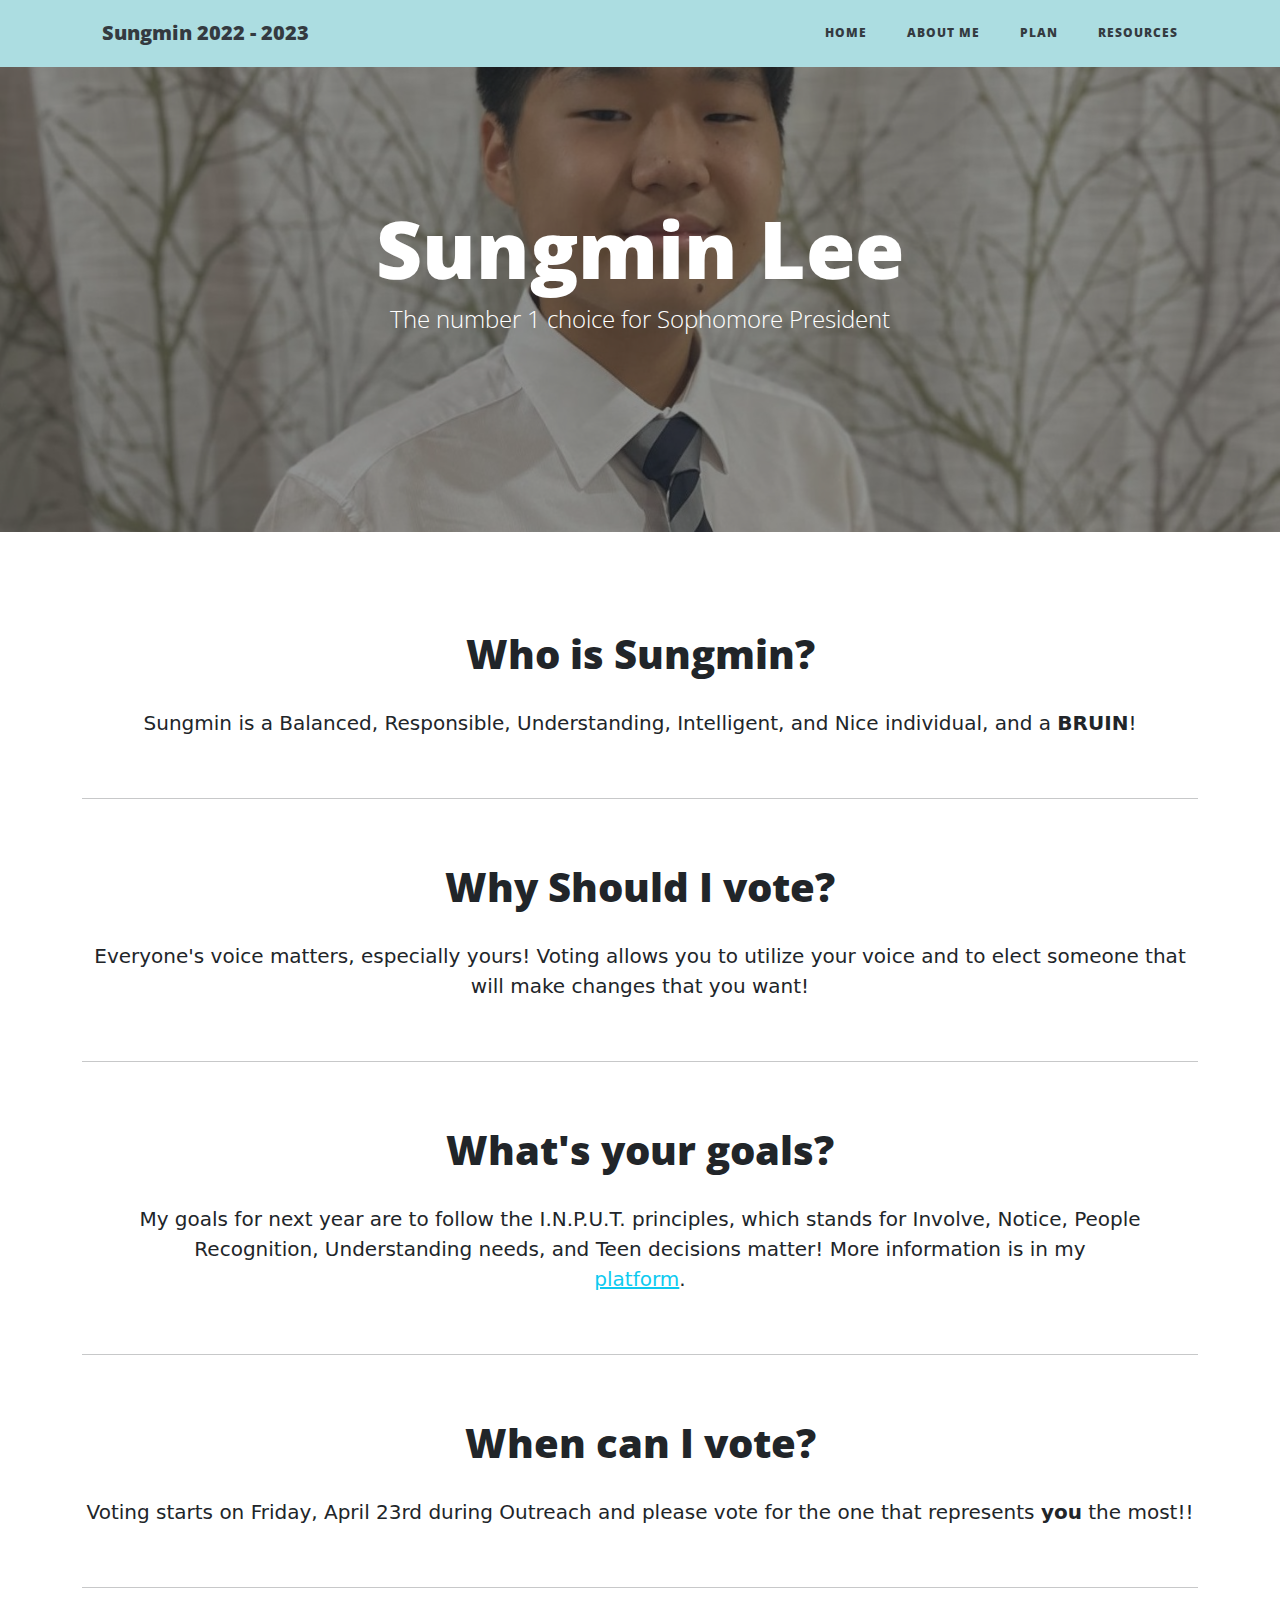
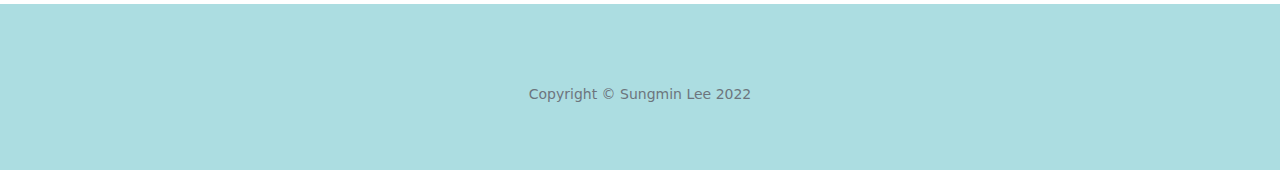
<file: index.html>
<!DOCTYPE html>
<html>

<head>
    <meta charset="utf-8">
    <meta name="viewport" content="width=device-width, initial-scale=1.0, shrink-to-fit=no">
    <title>Home</title>
    <link rel="stylesheet" href="assets/bootstrap/css/bootstrap.min.css">
    <link rel="stylesheet" href="https://fonts.googleapis.com/css?family=Open+Sans:300italic,400italic,600italic,700italic,800italic,400,300,600,700,800&amp;display=swap">
    <link rel="stylesheet" href="https://fonts.googleapis.com/css?family=Lora:400,700,400italic,700italic&amp;display=swap">
    <link rel="stylesheet" href="assets/fonts/font-awesome.min.css">
    <link rel="stylesheet" href="https://cdnjs.cloudflare.com/ajax/libs/animate.css/3.5.2/animate.min.css">
    <link rel="stylesheet" href="assets/css/untitled-1.css">
    <link rel="stylesheet" href="assets/css/untitled.css">
<script type="text/javascript"> //<![CDATA[
  var tlJsHost = ((window.location.protocol == "https:") ? "https://secure.trust-provider.com/" : "http://www.trustlogo.com/");
  document.write(unescape("%3Cscript src='" + tlJsHost + "trustlogo/javascript/trustlogo.js' type='text/javascript'%3E%3C/script%3E"));
//]]></script>
<script language="JavaScript" type="text/javascript">
  TrustLogo("https://www.positivessl.com/images/seals/positivessl_trust_seal_md_167x42.png", "POSDV", "none");
</script>
</head>

<body>
    <nav class="navbar navbar-light navbar-expand-lg fixed-top" id="mainNav">
        <div class="container"><a class="navbar-brand" href="index.html"><strong>Sungmin 2022 - 2023</strong><br></a><button data-bs-toggle="collapse" data-bs-target="#navbarResponsive" class="navbar-toggler" aria-controls="navbarResponsive" aria-expanded="false" aria-label="Toggle navigation"><i class="fa fa-bars"></i></button>
            <div class="collapse navbar-collapse" id="navbarResponsive">
                <ul class="navbar-nav ms-auto">
                    <li class="nav-item"><a class="nav-link" href="index.html">Home</a></li>
                    <li class="nav-item"><a class="nav-link" href="about.html">About Me</a></li>
                    <li class="nav-item"></li>
                    <li class="nav-item"><a class="nav-link" href="plans.html">Plan</a></li>
                    <li class="nav-item"><a class="nav-link" href="resources.html">Resources</a></li>
                    <li class="nav-item"></li>
                </ul>
            </div>
        </div>
    </nav>
    <header class="masthead" style="background-image: url('assets/img/Photo%20SungminLee.jpg');min-height: 25vw;">
        <div class="overlay"></div>
        <div class="container">
            <div class="row">
                <div class="col-md-10 col-lg-8 mx-auto position-relative">
                    <div class="site-heading">
                        <h1 class="pulse animated"><strong>Sungmin Lee</strong><br></h1><span class="pulse animated subheading">The number 1 choice for Sophomore President</span>
                    </div>
                </div>
            </div>
        </div>
    </header>
    <div class="container">
        <div class="row">
            <div class="col-md-12">
                <h1 class="text-center"><br>Who is Sungmin?<br></h1>
                <p class="text-center">Sungmin is a Balanced, Responsible, Understanding, Intelligent, and Nice individual, and a&nbsp;<strong>BRUIN</strong>!<br><br></p>
                <hr>
            </div>
        </div>
        <div class="row">
            <div class="col-md-12">
                <h1 class="text-center"><br>Why Should I vote?</h1>
                <p class="text-center">Everyone's voice matters, especially yours! Voting allows you to utilize your voice and to elect someone that will make changes that you want!<br><br></p>
                <hr>
            </div>
        </div>
    </div>
    <div class="container">
        <div class="row">
            <div class="col-md-12">
                <h1 class="text-center"><br><strong>What's your goals?</strong><br></h1>
                <p class="text-center">My goals for next year are to follow the I.N.P.U.T. principles, which stands for Involve, Notice, People Recognition, Understanding needs, and Teen decisions matter! More information is in my<br><a class="link-info" href="resources.html">platform</a>.<br><br></p>
                <hr>
            </div>
        </div>
        <div class="row">
            <div class="col-md-12">
                <h1 class="text-center"><br><strong>When can I vote?</strong><br></h1>
                <p class="text-center">Voting starts on Friday, April 23rd during Outreach and please vote for the one that represents <strong>you</strong>&nbsp;the most!!<br><br></p>
                <hr>
            </div>
        </div>
    </div>
    <footer>
        <div class="container">
            <div class="row">
                <div class="col-md-10 col-lg-8 mx-auto">
                    <p class="text-muted copyright">Copyright&nbsp;©&nbsp;Sungmin Lee 2022</p>
                </div>
            </div>
        </div>
    </footer>
    <script src="assets/bootstrap/js/bootstrap.min.js"></script>
    <script src="assets/js/bs-init.js"></script>
    <script src="assets/js/clean-blog.js"></script>
</body>

</html>
</file>
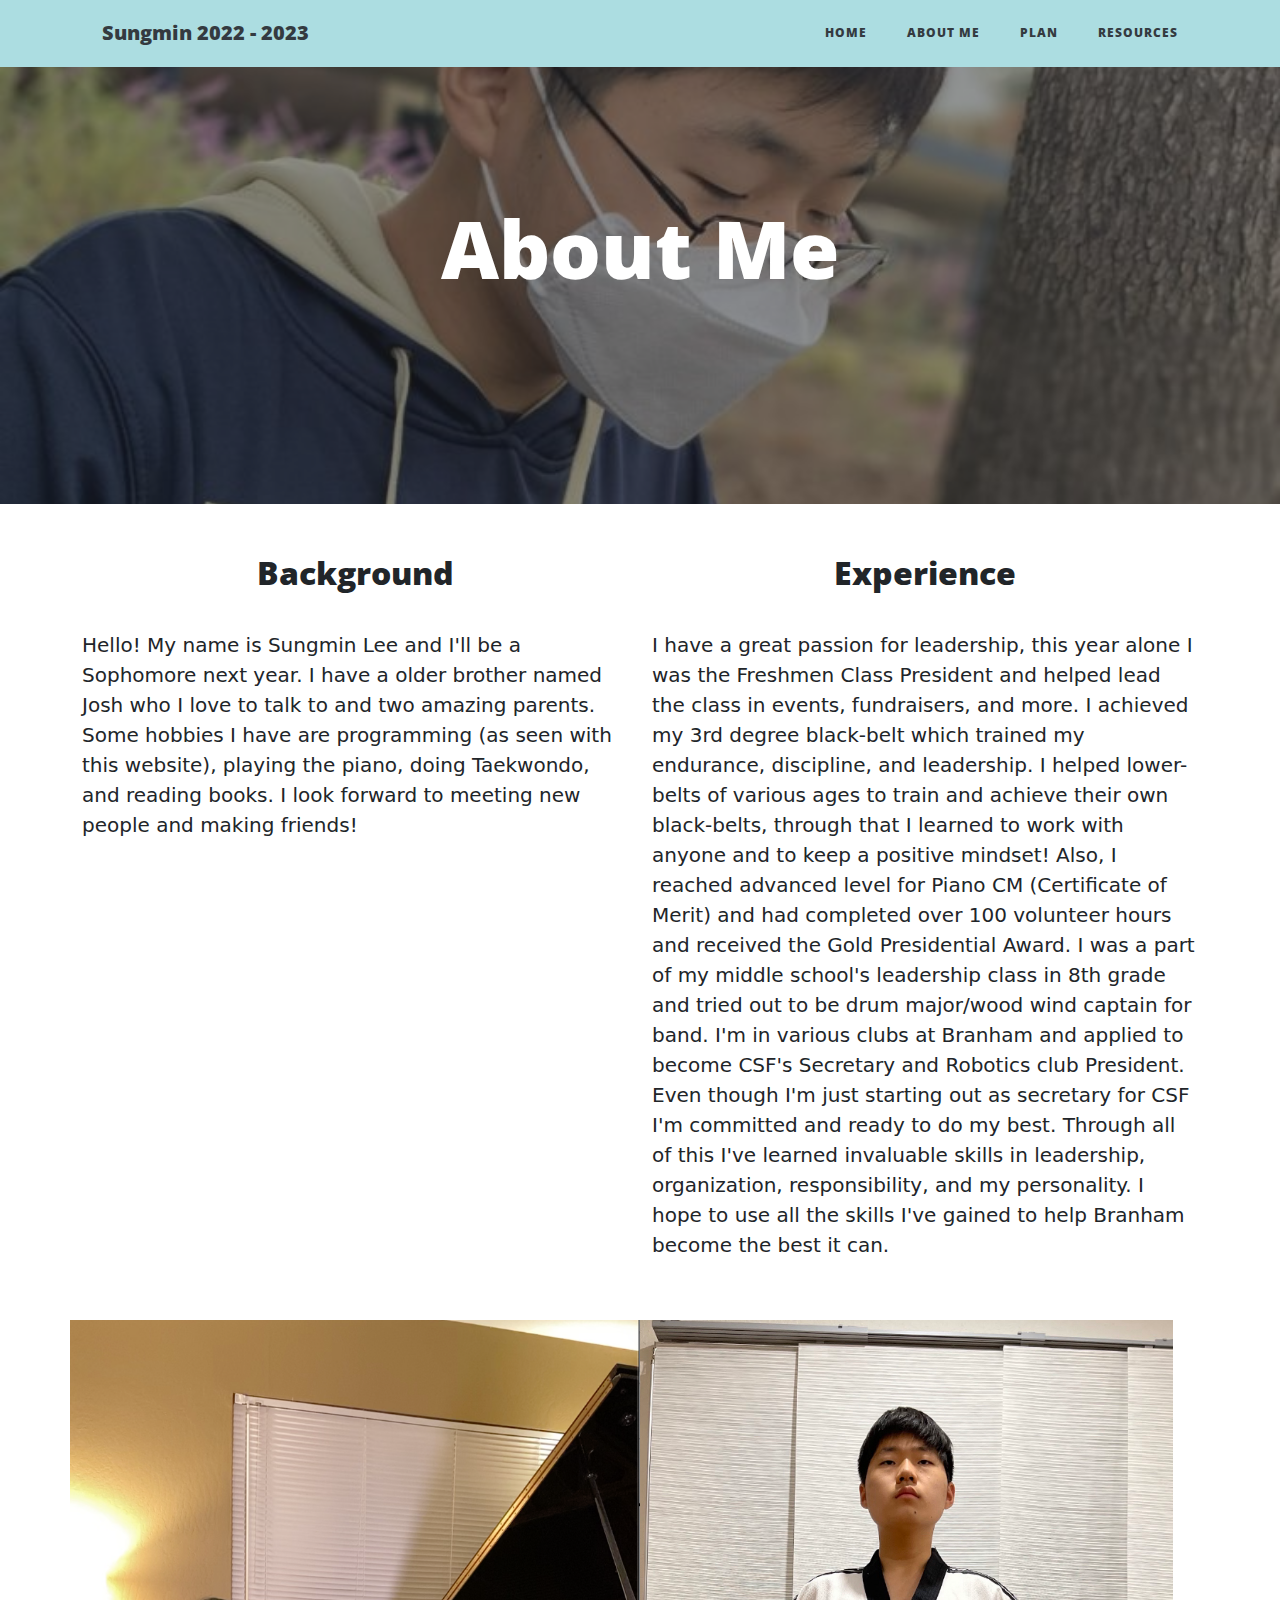
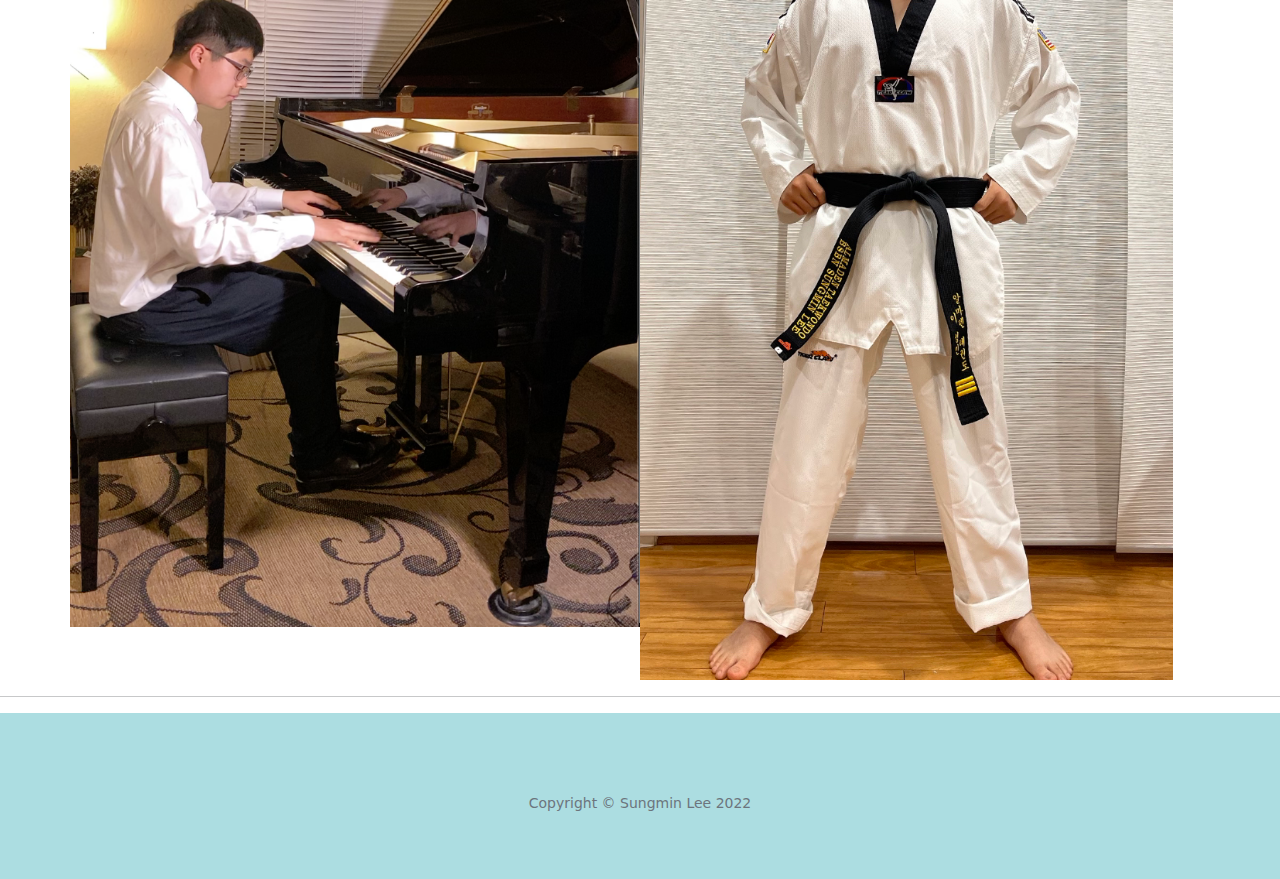
<file: about.html>
<!DOCTYPE html>
<html>

<head>
    <meta charset="utf-8">
    <meta name="viewport" content="width=device-width, initial-scale=1.0, shrink-to-fit=no">
    <title>About</title>
    <link rel="stylesheet" href="assets/bootstrap/css/bootstrap.min.css">
    <link rel="stylesheet" href="https://fonts.googleapis.com/css?family=Open+Sans:300italic,400italic,600italic,700italic,800italic,400,300,600,700,800&amp;display=swap">
    <link rel="stylesheet" href="https://fonts.googleapis.com/css?family=Lora:400,700,400italic,700italic&amp;display=swap">
    <link rel="stylesheet" href="assets/fonts/font-awesome.min.css">
    <link rel="stylesheet" href="https://cdnjs.cloudflare.com/ajax/libs/animate.css/3.5.2/animate.min.css">
    <link rel="stylesheet" href="assets/css/untitled-1.css">
    <link rel="stylesheet" href="assets/css/untitled.css">
<script type="text/javascript"> //<![CDATA[
  var tlJsHost = ((window.location.protocol == "https:") ? "https://secure.trust-provider.com/" : "http://www.trustlogo.com/");
  document.write(unescape("%3Cscript src='" + tlJsHost + "trustlogo/javascript/trustlogo.js' type='text/javascript'%3E%3C/script%3E"));
//]]></script>
<script language="JavaScript" type="text/javascript">
  TrustLogo("https://www.positivessl.com/images/seals/positivessl_trust_seal_md_167x42.png", "POSDV", "none");
</script>
</head>

<body>
    <nav class="navbar navbar-light navbar-expand-lg fixed-top" id="mainNav">
        <div class="container"><a class="navbar-brand" href="index.html"><strong>Sungmin 2022 - 2023</strong><br></a><button data-bs-toggle="collapse" data-bs-target="#navbarResponsive" class="navbar-toggler" aria-controls="navbarResponsive" aria-expanded="false" aria-label="Toggle navigation"><i class="fa fa-bars"></i></button>
            <div class="collapse navbar-collapse" id="navbarResponsive">
                <ul class="navbar-nav ms-auto">
                    <li class="nav-item"><a class="nav-link" href="index.html">Home</a></li>
                    <li class="nav-item"><a class="nav-link" href="about.html">About Me</a></li>
                    <li class="nav-item"></li>
                    <li class="nav-item"><a class="nav-link" href="plans.html">Plan</a></li>
                    <li class="nav-item"><a class="nav-link" href="resources.html">Resources</a></li>
                    <li class="nav-item"></li>
                </ul>
            </div>
        </div>
    </nav>
    <header class="masthead" style="background-image: url('assets/img/IMG_1064.jpg');">
        <div class="overlay"></div>
        <div class="container">
            <div class="row">
                <div class="col-md-10 col-lg-8 mx-auto position-relative">
                    <div class="site-heading">
                        <h1 class="pulse animated">About Me</h1>
                    </div>
                </div>
            </div>
        </div>
    </header>
    <div class="container">
        <div class="row">
            <div class="col-md-6">
                <h2 class="text-center post-title">Background</h2><small class="text-center"><br>Hello! My name is Sungmin Lee and I'll be a Sophomore next year. I have a older brother named Josh who I love to talk to and two amazing parents. Some hobbies I have are programming (as seen with this website), playing the piano, doing Taekwondo, and reading books. I look forward to meeting new people and making friends!<br><br><br></small>
            </div>
            <div class="col-md-6">
                <h2 class="text-center post-title">Experience</h2><small class="text-center"><br>I have a great passion for leadership, this year alone I was the Freshmen Class President and helped lead the class in events, fundraisers, and more. I achieved my 3rd degree black-belt which trained my endurance, discipline, and leadership. I helped lower-belts of various ages to train and achieve their own black-belts, through that I learned to work with anyone and to keep a positive mindset! Also, I reached advanced level for Piano CM (Certificate of Merit) and had completed over 100 volunteer hours and received the Gold Presidential Award. I was a part of my middle school's leadership class in 8th grade and tried out to be drum major/wood wind captain for band. I'm in various clubs at Branham and applied to become CSF's Secretary and Robotics club President. Even though I'm just starting out as secretary for CSF I'm committed and ready to do my best. Through all of this I've learned invaluable skills in leadership, organization, responsibility, and my personality. I hope to use all the skills I've gained to help Branham become the best it can.<br><br><br></small>
            </div>
        </div>
    </div>
    <div class="container">
        <div class="row">
            <div class="col-md-6" id="pic2">
                <div></div>
            </div>
            <div class="col-md-6" id="pic1">
                <div></div>
            </div>
        </div>
    </div>
    <hr>
    <footer>
        <div class="container">
            <div class="row">
                <div class="col-md-10 col-lg-8 mx-auto">
                    <p class="text-muted copyright">Copyright&nbsp;©&nbsp;Sungmin Lee 2022</p>
                </div>
            </div>
        </div>
    </footer>
    <script src="assets/bootstrap/js/bootstrap.min.js"></script>
    <script src="assets/js/bs-init.js"></script>
    <script src="assets/js/clean-blog.js"></script>
</body>

</html>
</file>
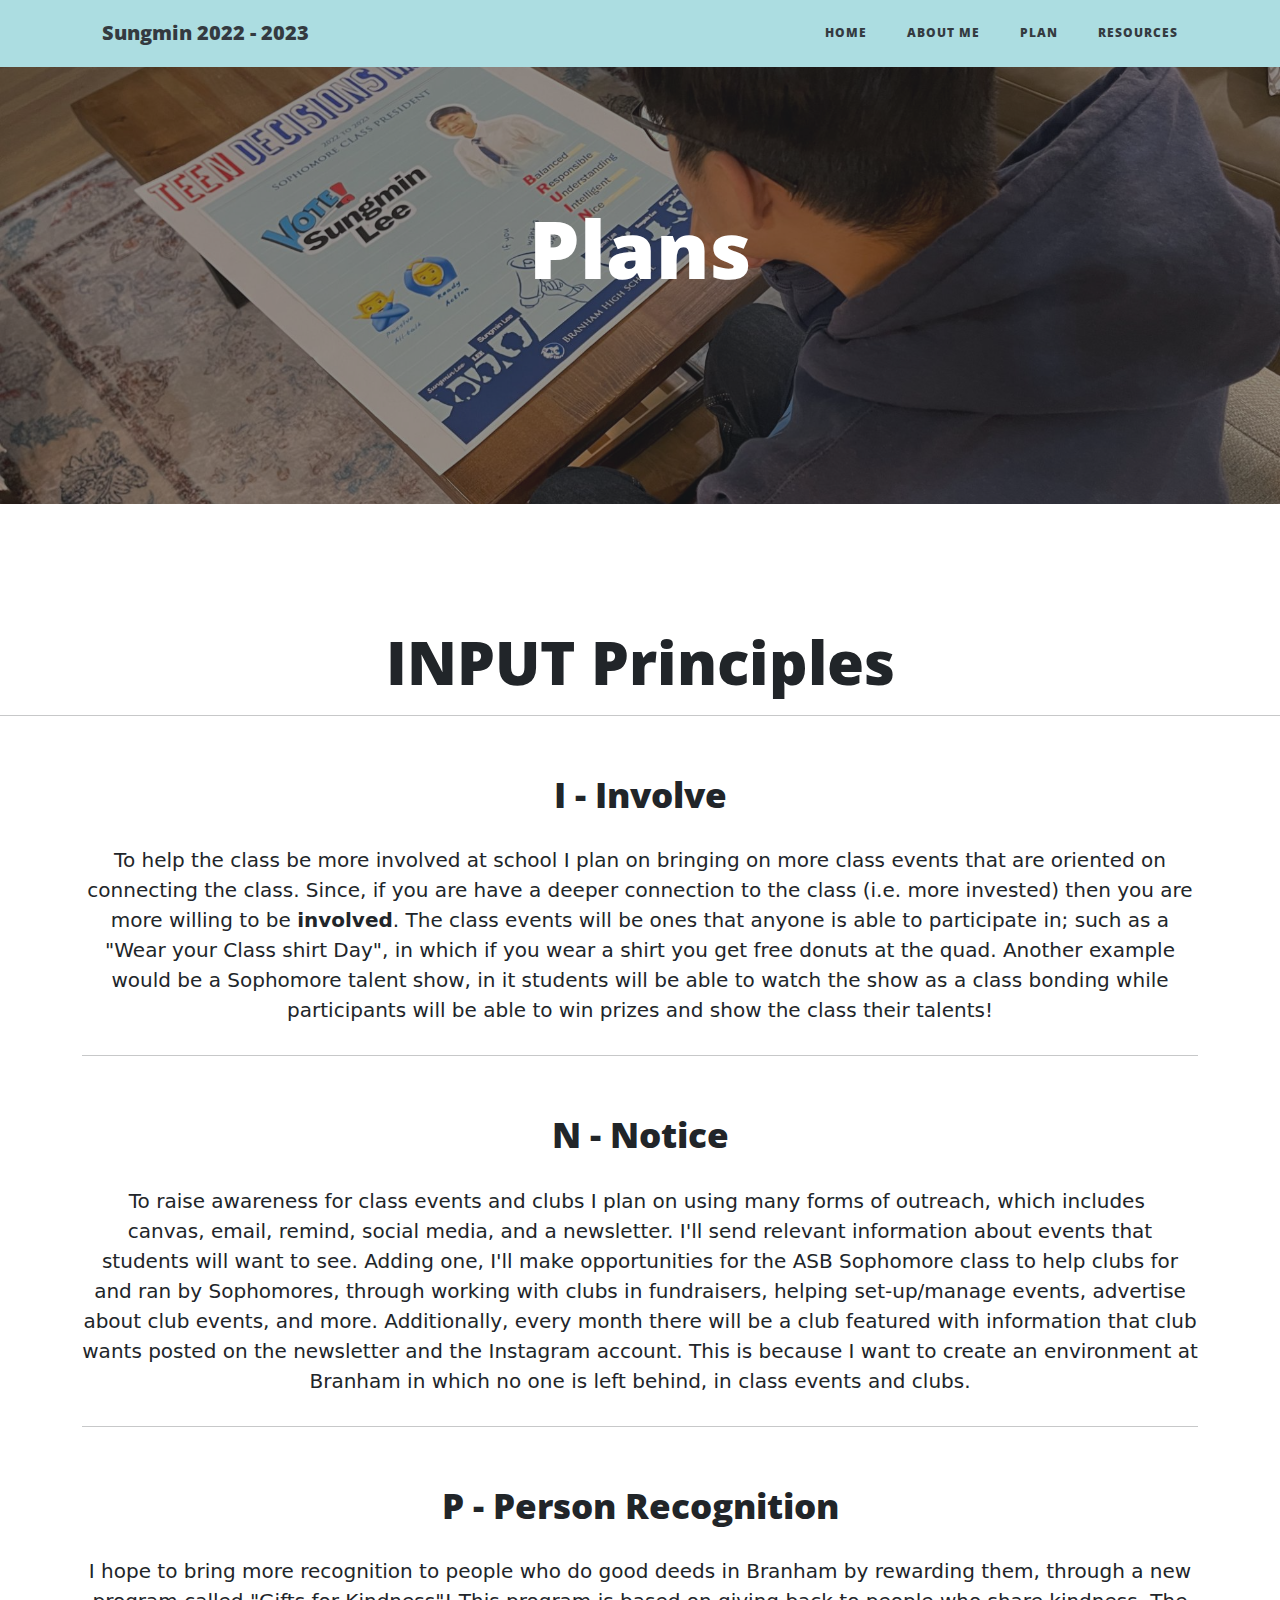
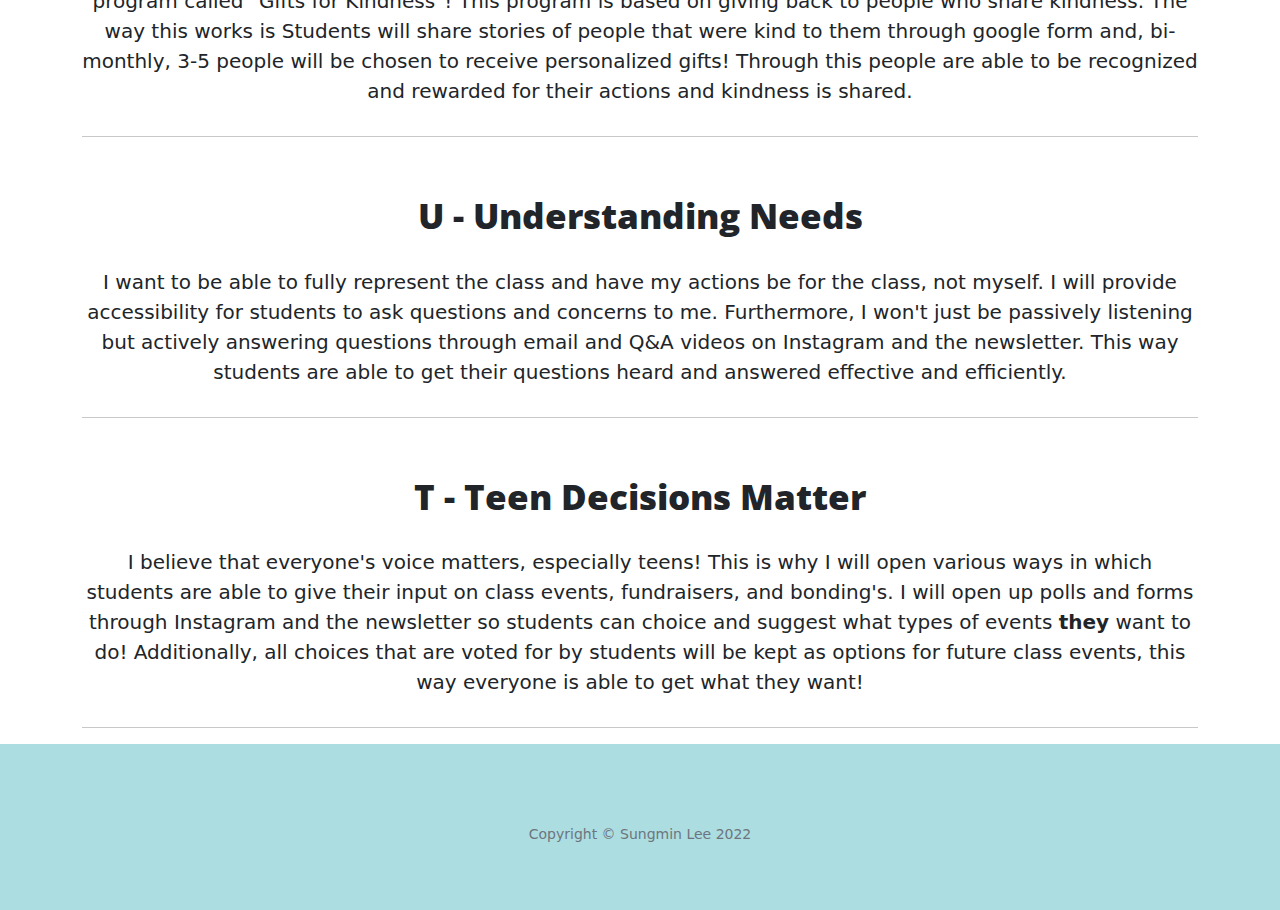
<file: plans.html>
<!DOCTYPE html>
<html>

<head>
    <meta charset="utf-8">
    <meta name="viewport" content="width=device-width, initial-scale=1.0, shrink-to-fit=no">
    <title>Plans</title>
    <link rel="stylesheet" href="assets/bootstrap/css/bootstrap.min.css">
    <link rel="stylesheet" href="https://fonts.googleapis.com/css?family=Open+Sans:300italic,400italic,600italic,700italic,800italic,400,300,600,700,800&amp;display=swap">
    <link rel="stylesheet" href="https://fonts.googleapis.com/css?family=Lora:400,700,400italic,700italic&amp;display=swap">
    <link rel="stylesheet" href="assets/fonts/font-awesome.min.css">
    <link rel="stylesheet" href="https://cdnjs.cloudflare.com/ajax/libs/animate.css/3.5.2/animate.min.css">
    <link rel="stylesheet" href="assets/css/untitled-1.css">
    <link rel="stylesheet" href="assets/css/untitled.css">
<script type="text/javascript"> //<![CDATA[
  var tlJsHost = ((window.location.protocol == "https:") ? "https://secure.trust-provider.com/" : "http://www.trustlogo.com/");
  document.write(unescape("%3Cscript src='" + tlJsHost + "trustlogo/javascript/trustlogo.js' type='text/javascript'%3E%3C/script%3E"));
//]]></script>
<script language="JavaScript" type="text/javascript">
  TrustLogo("https://www.positivessl.com/images/seals/positivessl_trust_seal_md_167x42.png", "POSDV", "none");
</script>
</head>

<body>
    <nav class="navbar navbar-light navbar-expand-lg fixed-top" id="mainNav">
        <div class="container"><a class="navbar-brand" href="index.html"><strong>Sungmin 2022 - 2023</strong><br></a><button data-bs-toggle="collapse" data-bs-target="#navbarResponsive" class="navbar-toggler" aria-controls="navbarResponsive" aria-expanded="false" aria-label="Toggle navigation"><i class="fa fa-bars"></i></button>
            <div class="collapse navbar-collapse" id="navbarResponsive">
                <ul class="navbar-nav ms-auto">
                    <li class="nav-item"><a class="nav-link" href="index.html">Home</a></li>
                    <li class="nav-item"><a class="nav-link" href="about.html">About Me</a></li>
                    <li class="nav-item"></li>
                    <li class="nav-item"><a class="nav-link" href="plans.html">Plan</a></li>
                    <li class="nav-item"><a class="nav-link" href="resources.html">Resources</a></li>
                    <li class="nav-item"></li>
                </ul>
            </div>
        </div>
    </nav>
    <header class="masthead" style="background-image: url('assets/img/IMG_1114.jpg');">
        <div class="overlay"></div>
        <div class="container">
            <div class="row">
                <div class="col-md-10 col-lg-8 mx-auto position-relative">
                    <div class="site-heading">
                        <h1 class="pulse animated">Plans</h1>
                    </div>
                </div>
            </div>
        </div>
    </header>
    <h1 class="text-center" id="bigtext"><br>INPUT Principles<br></h1>
    <hr>
    <div class="container">
        <div class="row">
            <div class="col-md-12">
                <h1 class="text-center plan"><br>I - Involve</h1>
                <p class="text-center">To help the class be more involved at school I plan on bringing on more class events that are oriented on connecting the class. Since, if you are have a deeper connection to the class (i.e. more invested) then you are more willing to be <strong>involved</strong>. The class events will be ones that anyone is able to participate in; such as a "Wear your Class shirt Day", in which if you wear a shirt you get free donuts at the quad. Another example would be a Sophomore talent show, in it students will be able to watch the show as a class bonding while participants will be able to win prizes and show the class their talents!</p>
                <hr>
            </div>
        </div>
        <div class="row">
            <div class="col-md-12">
                <h1 class="text-center plan"><br>N - Notice</h1>
                <p class="text-center">To raise awareness for class events and clubs I plan on using many forms of outreach, which includes&nbsp;<br>canvas,&nbsp;email,&nbsp;remind, social media, and a newsletter. I'll send relevant information about events that students will want to see. Adding one, I'll make opportunities for the ASB Sophomore class to help clubs for and ran by Sophomores, through working with clubs in fundraisers, helping set-up/manage events, advertise about club events, and more. Additionally, every month there will be a club featured with information that club wants posted on the newsletter and the Instagram account. This is because I want to create an environment at Branham in which no one is left behind, in class events and clubs.</p>
                <hr>
            </div>
        </div>
    </div>
    <div class="container">
        <div class="row">
            <div class="col-md-12">
                <h1 class="text-center plan"><br>P - Person Recognition</h1>
                <p class="text-center">I hope to bring more recognition to people who do good deeds in Branham by rewarding them, through a new program called "Gifts for Kindness"! This program is based on giving back to people who share kindness. The way this works is Students will share stories of people that were kind to them through google form and, bi-monthly, 3-5 people will be chosen to receive personalized gifts! Through this people are able to be recognized and rewarded for their actions and kindness is shared.</p>
                <hr>
            </div>
        </div>
        <div class="row">
            <div class="col-md-12">
                <h1 class="text-center plan"><br>U - Understanding Needs</h1>
                <p class="text-center">I want to be able to fully represent the class and have my actions be for the class, not myself. I will provide accessibility for students to ask questions and concerns to me. Furthermore, I won't just be passively listening but actively answering questions through email and Q&amp;A videos on Instagram and the newsletter. This way students are able to get their questions heard and answered effective and efficiently.<br></p>
                <hr>
            </div>
        </div>
        <div class="row">
            <div class="col-md-12">
                <h1 class="text-center plan"><br>T - Teen Decisions Matter</h1>
                <p class="text-center">I believe that everyone's voice matters, especially teens! This is why I will open various ways in which students are able to give their input on class events, fundraisers, and bonding's. I will open up polls and forms through Instagram and the newsletter so students can choice and suggest what types of events <strong>they</strong>&nbsp;want to do! Additionally, all choices that are voted for by students will be kept as options for future class events, this way everyone is able to get what they want!</p>
                <hr>
            </div>
        </div>
    </div>
    <footer>
        <div class="container">
            <div class="row">
                <div class="col-md-10 col-lg-8 mx-auto">
                    <p class="text-muted copyright">Copyright&nbsp;©&nbsp;Sungmin Lee 2022</p>
                </div>
            </div>
        </div>
    </footer>
    <script src="assets/bootstrap/js/bootstrap.min.js"></script>
    <script src="assets/js/bs-init.js"></script>
    <script src="assets/js/clean-blog.js"></script>
</body>

</html>
</file>
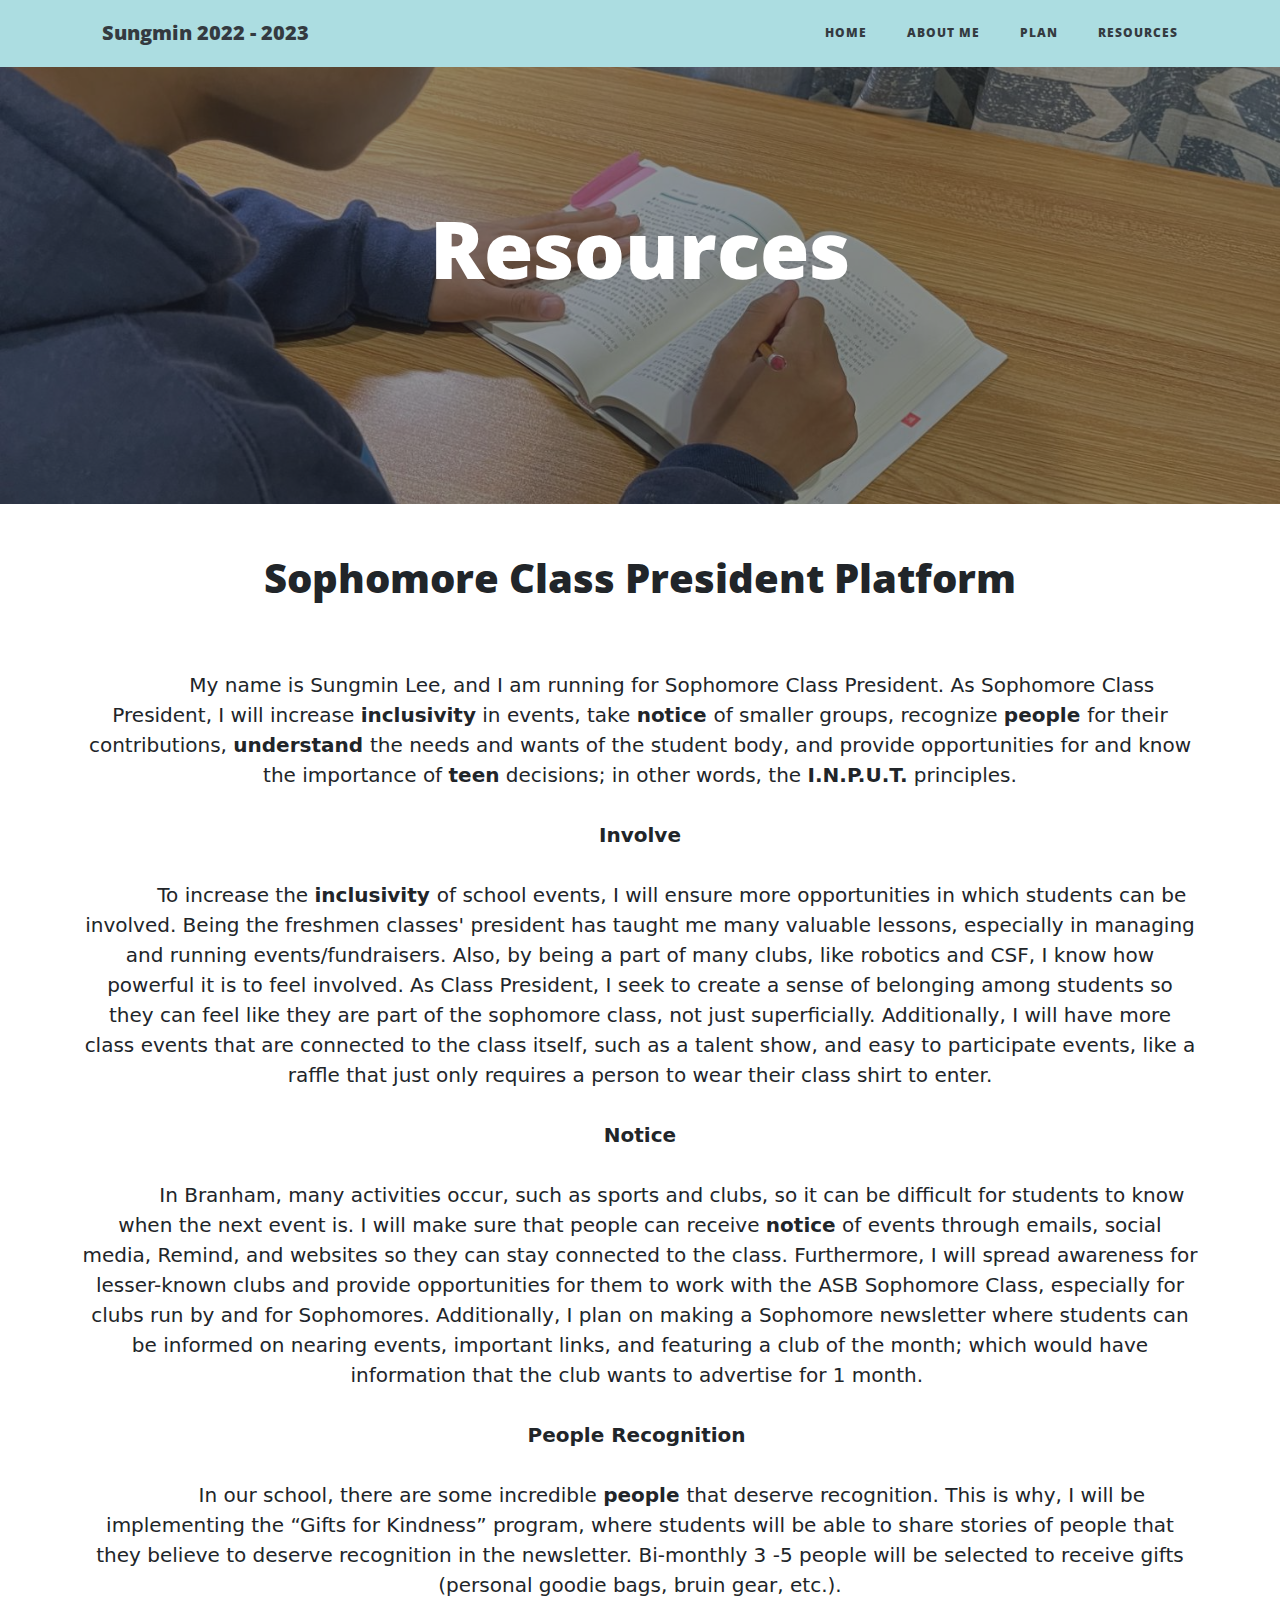
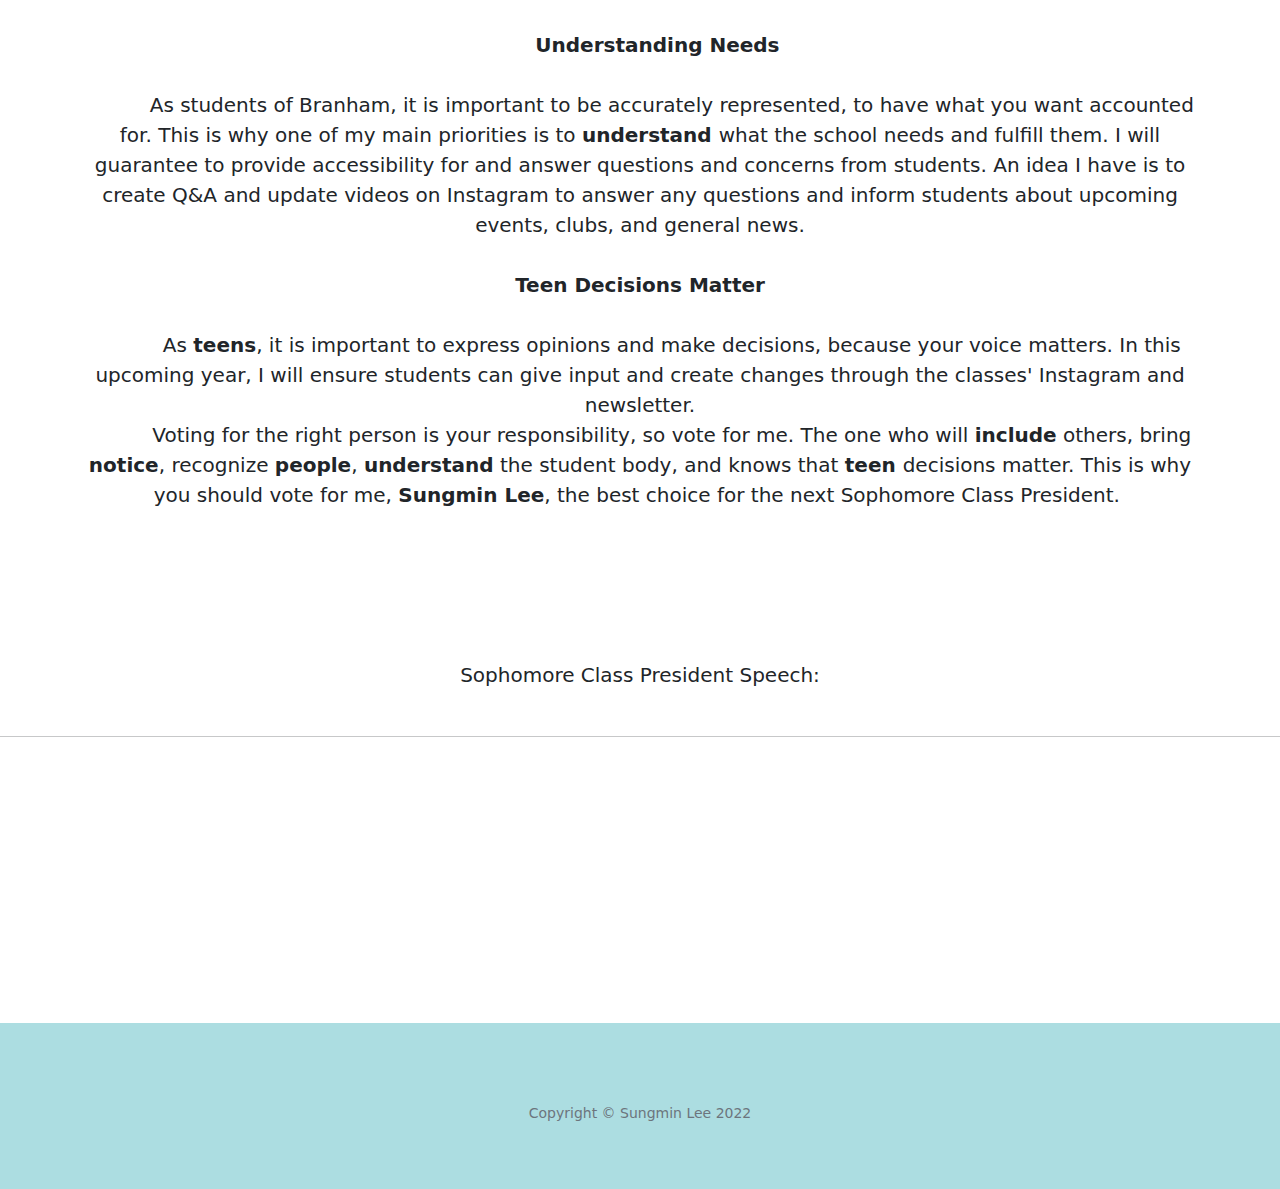
<file: resources.html>
<!DOCTYPE html>
<html>

<head>
    <meta charset="utf-8">
    <meta name="viewport" content="width=device-width, initial-scale=1.0, shrink-to-fit=no">
    <title>Resources</title>
    <link rel="stylesheet" href="assets/bootstrap/css/bootstrap.min.css">
    <link rel="stylesheet" href="https://fonts.googleapis.com/css?family=Open+Sans:300italic,400italic,600italic,700italic,800italic,400,300,600,700,800&amp;display=swap">
    <link rel="stylesheet" href="https://fonts.googleapis.com/css?family=Lora:400,700,400italic,700italic&amp;display=swap">
    <link rel="stylesheet" href="assets/fonts/font-awesome.min.css">
    <link rel="stylesheet" href="https://cdnjs.cloudflare.com/ajax/libs/animate.css/3.5.2/animate.min.css">
    <link rel="stylesheet" href="assets/css/untitled-1.css">
    <link rel="stylesheet" href="assets/css/untitled.css">
<script type="text/javascript"> //<![CDATA[
  var tlJsHost = ((window.location.protocol == "https:") ? "https://secure.trust-provider.com/" : "http://www.trustlogo.com/");
  document.write(unescape("%3Cscript src='" + tlJsHost + "trustlogo/javascript/trustlogo.js' type='text/javascript'%3E%3C/script%3E"));
//]]></script>
<script language="JavaScript" type="text/javascript">
  TrustLogo("https://www.positivessl.com/images/seals/positivessl_trust_seal_md_167x42.png", "POSDV", "none");
</script>
</head>

<body>
    <nav class="navbar navbar-light navbar-expand-lg fixed-top" id="mainNav">
        <div class="container"><a class="navbar-brand" href="index.html"><strong>Sungmin 2022 - 2023</strong><br></a><button data-bs-toggle="collapse" data-bs-target="#navbarResponsive" class="navbar-toggler" aria-controls="navbarResponsive" aria-expanded="false" aria-label="Toggle navigation"><i class="fa fa-bars"></i></button>
            <div class="collapse navbar-collapse" id="navbarResponsive">
                <ul class="navbar-nav ms-auto">
                    <li class="nav-item"><a class="nav-link" href="index.html">Home</a></li>
                    <li class="nav-item"><a class="nav-link" href="about.html">About Me</a></li>
                    <li class="nav-item"></li>
                    <li class="nav-item"><a class="nav-link" href="plans.html">Plan</a></li>
                    <li class="nav-item"><a class="nav-link" href="resources.html">Resources</a></li>
                    <li class="nav-item"></li>
                </ul>
            </div>
        </div>
    </nav>
    <header class="masthead" style="background-image: url('assets/img/IMG_1110.jpg');">
        <div class="overlay"></div>
        <div class="container">
            <div class="row">
                <div class="col-md-10 col-lg-8 mx-auto position-relative">
                    <div class="site-heading">
                        <h1 class="text-center pulse animated">Resources</h1>
                    </div>
                </div>
            </div>
        </div>
    </header>
    <div class="container">
        <div class="row">
            <div class="col">
                <div>
                    <h1 class="text-center">Sophomore Class President Platform</h1>
                </div>
            </div>
        </div>
        <div class="row">
            <div class="col">
                <p class="text-center"><br>&nbsp; &nbsp; &nbsp; &nbsp; &nbsp; My name is Sungmin Lee, and I am running for Sophomore Class President. As Sophomore Class President, I will increase <strong>inclusivity</strong> in events, take <strong>notice </strong>of smaller groups, recognize <strong>people </strong>for their contributions, <strong>understand </strong>the needs and wants of the student body, and provide opportunities for and know the importance of <strong>teen</strong> decisions; in other words, the <strong>I.N.P.U.T.</strong> principles.<br><br><strong>Involve</strong><br><br>&nbsp;&nbsp;&nbsp;&nbsp;&nbsp;&nbsp;&nbsp;&nbsp;&nbsp;&nbsp;To increase the <strong>inclusivity </strong>of school events, I will ensure more opportunities in which students can be involved. Being the freshmen classes' president has taught me many valuable lessons, especially in managing and running events/fundraisers. Also, by being a part of many clubs, like robotics and CSF, I know how powerful it is to feel involved. As Class President, I seek to create a sense of belonging among students so they can feel like they are part of the sophomore class, not just superficially. Additionally, I will have more class events that are connected to the class itself, such as a talent show, and easy to participate events, like a raffle that just only requires a person to wear their class shirt to enter.<br><br><strong>Notice</strong><br><br>&nbsp;&nbsp;&nbsp;&nbsp;&nbsp;&nbsp;&nbsp;&nbsp;&nbsp;&nbsp;In Branham, many activities occur, such as sports and clubs, so it can be difficult for students to know when the next event is. I will make sure that people can receive <strong>notice</strong> of events through emails, social media, Remind, and websites so they can stay connected to the class. Furthermore, I will spread awareness for lesser-known clubs and provide opportunities for them to work with the ASB Sophomore Class, especially for clubs run by and for Sophomores. Additionally, I plan on making a Sophomore newsletter where students can be informed on nearing events, important links, and featuring a club of the month; which would have information that the club wants to advertise for 1 month.&nbsp;<br><br><strong>People Recognition&nbsp;</strong><br><br>&nbsp;&nbsp;&nbsp;&nbsp;&nbsp;&nbsp;&nbsp;&nbsp;&nbsp;&nbsp;In our school, there are some incredible <strong>people </strong>that deserve recognition. This is why, I will be implementing the “Gifts for Kindness” program, where students will be able to share stories of people that they believe to deserve recognition in the newsletter. Bi-monthly 3 -5 people will be selected to receive gifts (personal goodie bags, bruin gear, etc.).<br><br><strong>&nbsp; &nbsp; &nbsp;Understanding Needs</strong><br> <br>&nbsp;&nbsp;&nbsp;&nbsp;&nbsp;&nbsp;&nbsp;&nbsp;&nbsp;&nbsp;As students of Branham, it is important to be accurately represented, to have what you want accounted for. This is why one of my main priorities is to <strong>understand </strong>what the school needs and fulfill them. I will guarantee to provide accessibility for and answer questions and concerns from students. An idea I have is to create Q&amp;A and update videos on Instagram to answer any questions and inform students about upcoming events, clubs, and general news.<br>&nbsp;&nbsp;<br><strong>Teen Decisions Matter</strong><br><br>&nbsp;&nbsp;&nbsp;&nbsp;&nbsp;&nbsp;&nbsp;&nbsp;&nbsp;&nbsp;As <strong>teens</strong>, it is important to express opinions and make decisions, because your voice matters. In this upcoming year, I will ensure students can give input and create changes through the classes' Instagram and newsletter.<br>&nbsp;&nbsp;&nbsp;&nbsp;&nbsp;&nbsp;&nbsp;&nbsp;&nbsp;&nbsp;Voting for the right person is your responsibility, so vote for me. The one who will <strong>include</strong> others, bring <strong>notice</strong>, recognize <strong>people</strong>, <strong>understand</strong> the student body, and knows that <strong>teen </strong>decisions matter. This is why you should vote for me, <strong>Sungmin Lee</strong>, the best choice for the next Sophomore Class President.&nbsp;<br><br><br></p>
            </div>
        </div>
        <div class="row">
            <div class="col">
                <div>
                    <p class="text-center"><br>Sophomore Class President Speech:</p>
                </div>
            </div>
        </div>
    </div>
    <hr>
    <div class="row">
        <div class="col"><iframe style="display: block; margin: auto;" width="600" height="270" src="https://www.youtube.com/embed/X14fywVj-EQ" title="YouTube video player" frameborder="0" allow="accelerometer; autoplay; clipboard-write; encrypted-media; gyroscope; picture-in-picture" allowfullscreen></iframe></div>
    </div>
    <footer>
        <div class="container">
            <div class="row">
                <div class="col-md-10 col-lg-8 mx-auto">
                    <p class="text-muted copyright">Copyright&nbsp;©&nbsp;Sungmin Lee 2022</p>
                </div>
            </div>
        </div>
    </footer>
    <script src="assets/bootstrap/js/bootstrap.min.js"></script>
    <script src="assets/js/bs-init.js"></script>
    <script src="assets/js/clean-blog.js"></script>
</body>

</html>
</file>
<file: assets/css/untitled-1.css>
@media (min-width: 992px) {
  header.masthead .page-heading h1, header.masthead .page-heading .h1, header.masthead .site-heading h1, header.masthead .site-heading .h1 {
    font-size: 80px;
    margin-top: 0;
  }
}
</file>
<file: assets/css/untitled.css>
footer {
  background-color: #acdde1;
}

#mainNav {
  position: absolute;
  border-bottom: 1px solid #acdde1;
  background-color: #acdde1;
  font-family: "Open Sans","Helvetica Neue",Helvetica,Arial,sans-serif;
}

#mainNav .navbar-brand {
  font-weight: 800;
  color: #343a40;
}

@media only screen and (min-width: 992px) {
  #mainNav .navbar-nav > li.nav-item > a:focus, #mainNav .navbar-nav > li.nav-item > a:hover {
    color: #343a40;
  }
}

@media only screen and (min-width: 992px) {
  #mainNav .navbar-nav > li.nav-item > a:focus, #mainNav .navbar-nav > li.nav-item > a:hover {
    color: #343a40;
  }
}

@media only screen and (min-width: 992px) {
  #mainNav .navbar-nav > li.nav-item > a {
    padding: 10px 20px;
    color: #343a40;
  }
}

header.masthead .overlay {
  position: absolute;
  top: 0;
  left: 0;
  height: 100%;
  width: 100%;
  background-color: #212529;
  opacity: .5;
}

header.masthead {
  margin-bottom: 50px;
  background: no-repeat center center;
  background-color: #6c757d;
  background-attachment: scroll;
  position: relative;
  background-size: cover;
}

body {
  margin: 0;
  font-family: var(--bs-body-font-family);
  font-size: var(--bs-body-font-size);
  font-weight: var(--bs-body-font-weight);
  line-height: var(--bs-body-line-height);
  color: var(--bs-body-color);
  text-align: var(--bs-body-text-align);
  background-color: var(--bs-body-bg);
  -webkit-text-size-adjust: 100%;
  -webkit-tap-highlight-color: rgba(0,0,0,0);
}

@media (min-width: 1400px) {
  header.masthead .page-heading h1, header.masthead .page-heading .h1, header.masthead .site-heading h1, header.masthead .site-heading .h1 {
    font-size: 100px;
  }
}

.plan {
  font-size: calc(1.375rem + 1vw);
}

p {
  font-size: 2vw;
}

@media (min-width: 300px) {
  p {
    font-size: 20px;
  }
}

a {
}

small, .small {
  font-size: 1.5vw;
}

@media (min-width: 768px) {
  .col-md-6 {
    flex: 0 0 auto;
    width: 50%;
  }
}

@media (min-width: 300px) {
  small {
    font-size: 20px;
  }
}

small {
  text-align: center;
}

#pic1 {
  background-image: url("../../assets/img/IMG_1595.png");
  background-size: contain;
  background-repeat: no-repeat;
  /*height: 100p;*/
}

#pic2 {
  background-image: url("../../assets/img/Screen%20Shot%202022-04-24%20at%2000.08.52.png");
  background-size: contain;
  background-repeat: no-repeat;
  /*height: 60vw;*/
}

@media (min-width: 300px) {
  #pic2 {
    height: 500px;
  }
}

@media (min-width: 300px) {
  #pic1 {
    height: 500px;
  }
}

@media (min-width: 992px) {
  #pic2 {
    height: 75vw;
  }
}

@media (min-width: 992px) {
  #pic1 {
    height: 75vw;
  }
}

@media (min-width: 1400px) {
  #pic2 {
    height: 1000px;
  }
}

@media (min-width: 1400px) {
  #pic1 {
    height: 1000px;
  }
}

iframe {
}

iframe {
}

#bigtext {
  font-size: calc(1.375rem + 3vw);
}
</file>
